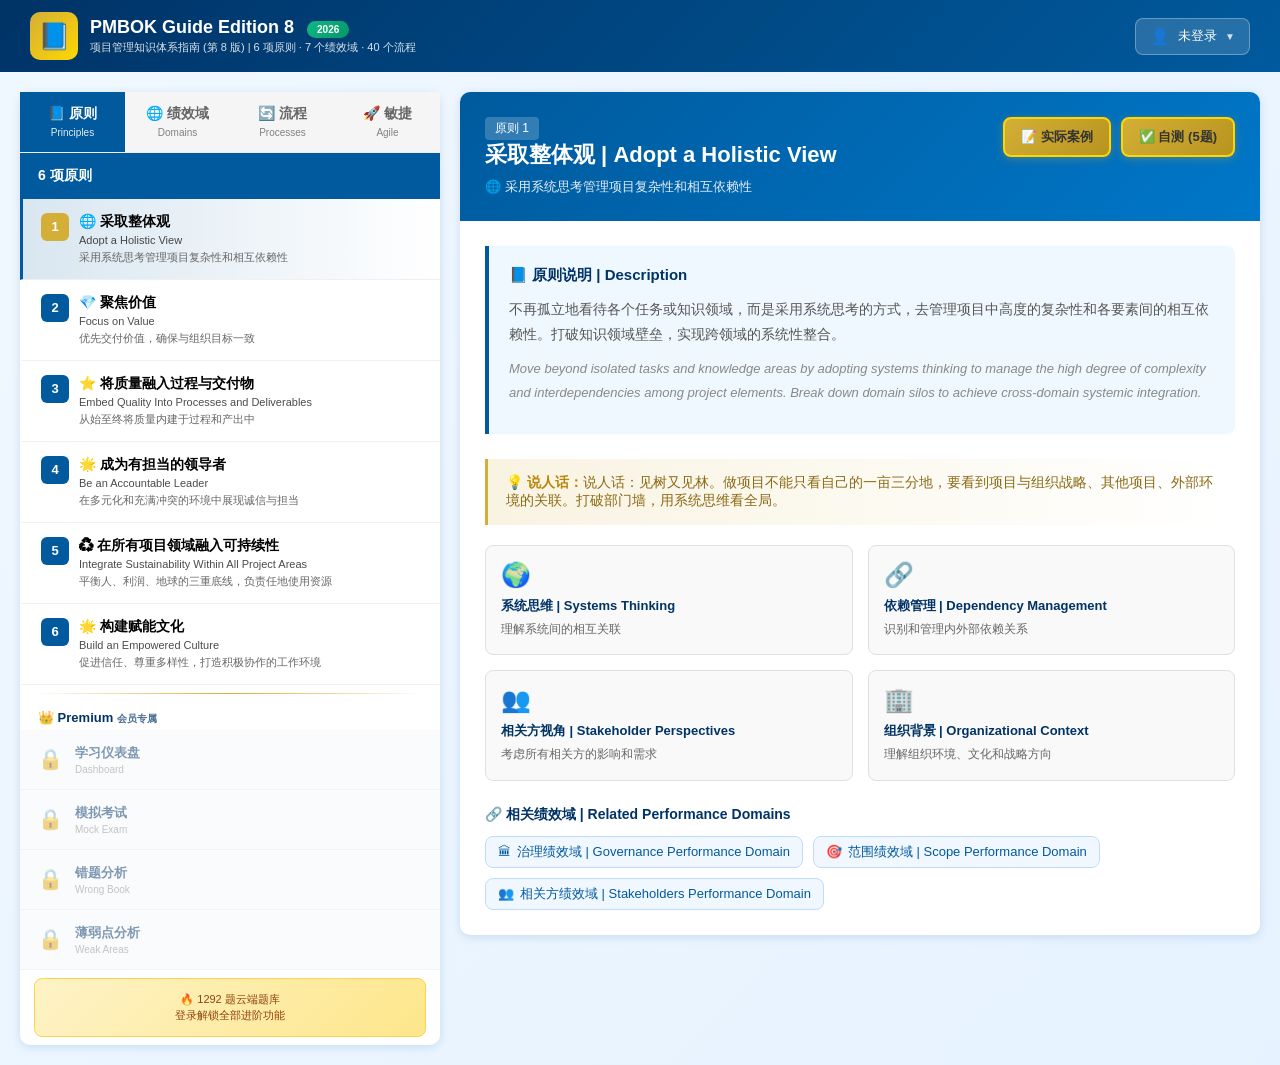
<file: index.html>
<!DOCTYPE html>
<html lang="zh-CN">
<head>
    <meta charset="UTF-8">
    <meta name="viewport" content="width=device-width, initial-scale=1.0">
    <title>PMBOK Guide Edition 8 - 项目管理指南 (第 8 版)</title>
    <link rel="stylesheet" href="./css/variables.css">
    <link rel="stylesheet" href="./css/main.css">
    <link rel="stylesheet" href="./css/components.css">
    <link rel="stylesheet" href="./css/premium.css">
    <link rel="stylesheet" href="./css/quiz.css">
</head>
<body>
    <header class="header">
        <div class="logo">
            <div class="logo-icon">📘</div>
            <div>
                <h1>PMBOK Guide Edition 8 <span class="edition-badge">2026</span></h1>
                <div class="logo-sub">项目管理知识体系指南 (第 8 版) | 6 项原则 · 7 个绩效域 · 40 个流程</div>
            </div>
        </div>
        <div class="account-menu">
            <button class="account-btn" id="accountBtn">
                <span class="account-icon">👤</span>
                <span class="account-text">免费用户</span>
                <span class="account-arrow">▼</span>
            </button>
            <div class="account-dropdown" id="accountDropdown"></div>
        </div>
    </header>

    <div class="main-container">
        <aside class="sidebar">
            <div class="view-tabs">
                <button class="view-tab active" data-view="principles">📘 原则<br><span class="tab-en">Principles</span></button>
                <button class="view-tab" data-view="domains">🌐 绩效域<br><span class="tab-en">Domains</span></button>
                <button class="view-tab" data-view="processes">🔄 流程<br><span class="tab-en">Processes</span></button>
                <button class="view-tab" data-view="agile">🚀 敏捷<br><span class="tab-en">Agile</span></button>
            </div>
            <div class="sidebar-content" id="sidebarContent"></div>
        </aside>

        <main class="content-area">
            <section class="overview-section" id="overviewSection"></section>
            <section class="detail-section" id="detailSection" style="display:none"></section>
        </main>
    </div>

    <!-- 实际案例弹窗 -->
    <div class="modal-overlay" id="caseModal">
        <div class="modal-content">
            <div class="modal-header">
                <h3>📝 实际案例 | Real-world Example</h3>
                <button class="modal-close" onclick="closeCaseModal()">×</button>
            </div>
            <div class="modal-body" id="caseModalContent"></div>
        </div>
    </div>

    <!-- 自测弹窗 -->
    <div class="modal-overlay" id="quizModal">
        <div class="modal-content">
            <div class="modal-header">
                <h3 id="quizModalTitle">自测 | Self-test</h3>
                <button class="modal-close" onclick="closeQuizModal()">×</button>
            </div>
            <div class="modal-body" id="quizModalContent"></div>
        </div>
    </div>

    <!-- 案例库弹窗 -->
    <div class="modal-overlay" id="caseOverlay">
        <div class="modal-content wide">
            <div class="modal-header" style="background:linear-gradient(135deg,#8b5cf6,#7c3aed)">
                <h3>📚 案例分析库 | Case Study Library</h3>
                <button class="modal-close" onclick="closeCaseLibrary()">×</button>
            </div>
            <div class="modal-body" id="caseOverlayBody"></div>
        </div>
    </div>

    <!-- 模拟考试 Modal (全屏风格) -->
    <div class="modal-overlay" id="examModalOverlay" style="display:none">
        <div class="modal-content" style="max-width:1200px;width:95vw;height:90vh">
            <div class="modal-header" style="background:linear-gradient(135deg,#dc2626,#b91c1c);display:flex;justify-content:space-between;align-items:center">
                <div>
                    <h3 id="examModalTitle">📝 模拟考试 | Mock Exam</h3>
                    <p style="font-size:12px;opacity:0.9;margin-top:4px">180 题 · 230 分钟 · PMP 全真模拟</p>
                </div>
                <div style="display:flex;align-items:center;gap:20px">
                    <div style="text-align:center">
                        <div style="font-size:24px;font-weight:700;color:#fff" id="examTimer">230:00</div>
                        <div style="font-size:11px;opacity:0.8">剩余时间</div>
                    </div>
                    <button class="modal-close" onclick="window.closeExamModal()" style="width:36px;height:36px">×</button>
                </div>
            </div>
            <div class="modal-body" style="padding:0;display:flex;height:calc(90vh - 80px)">
                <div style="width:280px;background:#f5f5f5;border-right:1px solid #e0e0e0;overflow-y:auto;padding:15px">
                    <div style="margin-bottom:15px">
                        <button onclick="window.startPMPExam()" id="startExamBtn" style="width:100%;padding:12px;background:#22c55e;color:#fff;border:none;border-radius:8px;font-size:14px;font-weight:600;cursor:pointer">🚀 开始考试</button>
                        <button onclick="window.submitPMPExam()" id="submitExamBtn" style="width:100%;padding:12px;background:#dc2626;color:#fff;border:none;border-radius:8px;font-size:14px;font-weight:600;cursor:pointer;display:none">📤 交卷</button>
                    </div>
                    <div style="display:grid;grid-template-columns:repeat(5,1fr);gap:4px" id="examQuestionNav"></div>
                    <div style="margin-top:15px;padding-top:15px;border-top:1px solid #e0e0e0">
                        <div style="display:flex;gap:10px;flex-wrap:wrap;font-size:11px">
                            <span style="display:flex;align-items:center;gap:4px"><span style="width:12px;height:12px;background:#3b82f6;border-radius:2px"></span>当前</span>
                            <span style="display:flex;align-items:center;gap:4px"><span style="width:12px;height:12px;background:#e5e7eb;border:1px solid #d1d5db;border-radius:2px"></span>未答</span>
                            <span style="display:flex;align-items:center;gap:4px"><span style="width:12px;height:12px;background:#3b82f6;border-radius:2px"></span>已答</span>
                            <span style="display:flex;align-items:center;gap:4px"><span style="width:12px;height:12px;background:#fbbf24;border-radius:2px"></span>标记</span>
                        </div>
                    </div>
                </div>
                <div style="flex:1;overflow-y:auto;padding:20px" id="examQuestionArea">
                    <div style="text-align:center;padding:60px 20px">
                        <div style="font-size:48px;margin-bottom:20px">📝</div>
                        <h3 style="color:var(--pmi-dark);margin-bottom:10px">PMP 全真模拟考试</h3>
                        <p style="color:#666;margin-bottom:20px">共 180 题，考试时间 230 分钟</p>
                        <ul style="text-align:left;max-width:500px;margin:0 auto;color:#555;line-height:2">
                            <li>✅ 涵盖项目管理所有知识领域</li>
                            <li>✅ 包含情境题、计算题、概念题</li>
                            <li>✅ 答题后可查看详细解析</li>
                            <li>✅ 自动计算分数和能力分析</li>
                        </ul>
                        <button onclick="window.startPMPExam()" style="margin-top:30px;padding:15px 40px;background:linear-gradient(135deg,#22c55e,#16a34a);color:#fff;border:none;border-radius:10px;font-size:16px;font-weight:600;cursor:pointer;box-shadow:0 4px 15px rgba(34,197,94,0.3)">🚀 开始考试</button>
                    </div>
                </div>
                <div style="width:250px;background:#fafafa;border-left:1px solid #e0e0e0;padding:15px;overflow-y:auto">
                    <h4 style="font-size:14px;margin-bottom:10px;color:var(--pmi-dark)">📌 标记题目</h4>
                    <div id="examMarkedList" style="font-size:13px;color:#666"><p style="font-size:12px;color:#999">暂无标记题目</p></div>
                </div>
            </div>
        </div>
    </div>

    <script src="./js/lib/supabase.min.js"></script>
    <script type="module" src="./js/app.js"></script>
</body>
</html>
</file>
<file: css/variables.css>
/* PMBOK Edition 8 - CSS Variables */
:root {
    --pmi-blue: #005A9D;
    --pmi-dark: #003366;
    --pmi-light: #0077C8;
    --pmi-gold: #D4AF37;
    --pmi-green: #10b981;
    --pmi-bg: #F0F8FF;
    --white: #fff;
    --success: #10b981;
    --danger: #ef4444;
    --warning: #f59e0b;
    --info: #3b82f6;
    --text-primary: #1f2937;
    --text-secondary: #6b7280;
    --text-muted: #9ca3af;
    --border: #e5e7eb;
    --radius: 8px;
    --radius-lg: 12px;
    --shadow: 0 2px 10px rgba(0, 90, 157, 0.15);
    --shadow-lg: 0 8px 25px rgba(0, 0, 0, 0.12);
    --transition: all 0.25s ease;
}
</file>
<file: css/main.css>
/* PMBOK Edition 8 - Main Layout Styles */
* { margin: 0; padding: 0; box-sizing: border-box; }

body {
    font-family: 'Microsoft YaHei', 'Segoe UI', Arial, sans-serif;
    background: linear-gradient(135deg, var(--pmi-bg) 0%, #E6F2FF 100%);
    min-height: 100vh;
}

/* Header */
.header {
    background: linear-gradient(135deg, var(--pmi-dark), var(--pmi-blue));
    color: var(--white);
    padding: 12px 30px;
    display: flex;
    justify-content: space-between;
    align-items: center;
}

.logo { display: flex; align-items: center; gap: 12px; }

.logo-icon {
    width: 48px; height: 48px;
    background: linear-gradient(135deg, var(--pmi-gold), #FFD700);
    border-radius: 10px;
    display: flex; align-items: center; justify-content: center;
    font-size: 26px;
}

.logo h1 { font-size: 18px; }
.logo-sub { font-size: 11px; opacity: 0.85; margin-top: 2px; }

.edition-badge {
    background: linear-gradient(135deg, var(--pmi-green), #059669);
    padding: 3px 10px;
    border-radius: 20px;
    font-size: 10px;
    font-weight: 600;
    margin-left: 8px;
}

/* Account Menu */
.account-menu { position: relative; }
.account-btn {
    display: flex; align-items: center; gap: 8px;
    padding: 8px 14px;
    background: rgba(255,255,255,0.15);
    border: 1px solid rgba(255,255,255,0.3);
    border-radius: 8px; cursor: pointer;
    color: var(--white); font-size: 13px;
    transition: var(--transition);
}
.account-btn:hover { background: rgba(255,255,255,0.25); }
.account-icon { font-size: 16px; }
.account-arrow { font-size: 10px; opacity: 0.8; }

.account-dropdown {
    position: absolute; top: 100%; right: 0;
    background: var(--white); border-radius: var(--radius-lg);
    box-shadow: var(--shadow-lg); min-width: 240px;
    padding: 8px; display: none; z-index: 1000; margin-top: 8px;
}
.account-dropdown.show { display: block; }

.dropdown-item {
    display: flex; align-items: center; gap: 10px;
    padding: 10px 12px; border-radius: var(--radius);
    cursor: pointer; font-size: 13px; color: #333;
    transition: var(--transition);
}
.dropdown-item:hover { background: #f5f5f5; }
.item-icon { font-size: 16px; }
.item-text { flex: 1; }
.item-badge {
    background: linear-gradient(135deg, var(--pmi-gold), #FFD700);
    color: #333; padding: 2px 8px;
    border-radius: 10px; font-size: 10px; font-weight: 600;
}
.item-tag {
    padding: 2px 8px; border-radius: 10px;
    font-size: 10px; font-weight: 600;
}
.item-tag.premium {
    background: linear-gradient(135deg, var(--pmi-gold), #FFD700);
    color: #333;
}
.dropdown-divider { height: 1px; background: #eee; margin: 6px 0; }

/* Main Container */
.main-container {
    max-width: 1550px; margin: 0 auto; padding: 20px;
    display: grid; grid-template-columns: 420px 1fr;
    gap: 20px; align-items: start;
}

/* Sidebar */
.sidebar {
    background: var(--white); border-radius: 10px;
    box-shadow: var(--shadow); overflow: visible;
    display: flex; flex-direction: column;
}

.sidebar-header {
    background: var(--pmi-blue); color: var(--white);
    padding: 14px 18px; font-weight: 600; font-size: 14px;
    flex-shrink: 0;
}

.sidebar-content { flex: 1; overflow-y: auto; display: flex; flex-direction: column; }

/* View Tabs */
.view-tabs {
    display: flex; border-bottom: 1px solid #eee; flex-shrink: 0;
}
.view-tab {
    flex: 1 1 25%; padding: 12px 8px;
    text-align: center; cursor: pointer;
    background: #f5f5f5; border: none;
    font-size: 14px; font-weight: 600; color: #666;
    transition: var(--transition); line-height: 1.4;
}
.tab-en { display: block; font-size: 10px; font-weight: normal; opacity: 0.8; margin-top: 2px; }
.view-tab.active { background: var(--pmi-blue); color: var(--white); }
.view-tab.active .tab-en { opacity: 0.9; }
.view-tab:hover:not(.active) { background: #e8e8e8; }

/* Content List */
.content-list { flex: 1; overflow-y: auto; min-height: 0; }

.content-item {
    padding: 14px 18px; cursor: pointer;
    border-left: 3px solid transparent;
    border-bottom: 1px solid #f0f0f0;
    transition: var(--transition);
    display: flex; align-items: flex-start;
}
.content-item:hover {
    background: var(--pmi-bg);
    border-left-color: var(--pmi-light);
}
.content-item.active {
    background: linear-gradient(90deg, rgba(0,90,157,0.15), transparent);
    border-left-color: var(--pmi-blue);
}

.content-number {
    display: inline-block; width: 28px; height: 28px;
    background: var(--pmi-blue); color: var(--white);
    border-radius: 6px; text-align: center;
    line-height: 28px; font-size: 13px;
    margin-right: 10px; font-weight: 600; flex-shrink: 0;
}
.content-item.active .content-number { background: var(--pmi-gold); }

.content-title-cn { font-weight: 600; font-size: 14px; margin-bottom: 3px; }
.content-title-en { font-size: 11px; opacity: 0.7; font-weight: normal; }
.content-desc { font-size: 11px; color: #666; margin-top: 4px; }

/* Content Area */
.content-area { display: flex; flex-direction: column; gap: 15px; }

/* Overview Section */
.overview-section {
    background: var(--white); border-radius: 10px;
    padding: 25px; box-shadow: var(--shadow);
}
.overview-title { font-size: 18px; font-weight: 600; color: var(--pmi-dark); margin-bottom: 10px; }
.overview-sub { font-size: 13px; opacity: 0.7; margin-bottom: 20px; }

/* Domain Map */
.domain-map { display: grid; grid-template-columns: repeat(3, 1fr); gap: 15px; margin-top: 20px; }
.domain-map.processes-map { grid-template-columns: repeat(5, 1fr); }
.domain-map.agile-map { grid-template-columns: repeat(4, 1fr); }

.domain-card {
    background: linear-gradient(135deg, var(--pmi-bg), #E6F2FF);
    border: 2px solid var(--pmi-light); border-radius: 10px;
    padding: 18px; text-align: center; cursor: pointer;
    transition: var(--transition);
}
.domain-card:hover {
    transform: translateY(-5px);
    box-shadow: 0 8px 20px rgba(0,90,157,0.2);
}
.domain-card.active {
    background: linear-gradient(135deg, var(--pmi-blue), var(--pmi-light));
    color: var(--white); border-color: var(--pmi-gold);
}

.domain-icon { font-size: 32px; margin-bottom: 10px; }
.domain-name-cn { font-weight: 600; font-size: 14px; margin-bottom: 5px; }
.domain-name-en { font-size: 11px; opacity: 0.8; }

/* Process card compact */
.domain-card.process-card { padding: 12px 8px; }
.domain-card.process-card .domain-icon { font-size: 24px; margin-bottom: 6px; }
.domain-card.process-card .domain-name-cn { font-size: 12px; }

/* Detail Section */
.detail-section {
    background: var(--white); border-radius: 10px;
    box-shadow: var(--shadow); overflow: hidden; min-height: 500px;
}

.detail-header {
    background: linear-gradient(135deg, var(--pmi-blue), var(--pmi-light));
    color: var(--white); padding: 25px;
    display: flex; justify-content: space-between;
    align-items: flex-start; gap: 20px;
}
.detail-header h2 { font-size: 22px; margin-bottom: 8px; }
.detail-number {
    display: inline-block;
    background: rgba(255,255,255,0.2);
    padding: 3px 10px; border-radius: 4px;
    font-size: 12px; margin-right: 10px;
}
.detail-meta { font-size: 13px; opacity: 0.9; margin-top: 5px; }
.detail-header-actions { display: flex; gap: 10px; flex-shrink: 0; flex-wrap: wrap; }

.detail-header-btn {
    background: linear-gradient(135deg, var(--pmi-gold), #B8941F);
    color: #333; border: 2px solid #FFD700;
    padding: 9px 16px; border-radius: var(--radius);
    cursor: pointer; font-size: 13px; font-weight: 600;
    transition: var(--transition); white-space: nowrap;
    box-shadow: 0 2px 8px rgba(212,175,55,0.3);
}
.detail-header-btn:hover {
    background: linear-gradient(135deg, #FFD700, var(--pmi-gold));
    border-color: #FFF; transform: translateY(-2px);
    box-shadow: 0 4px 12px rgba(212,175,55,0.5);
}
.detail-header-btn.secondary {
    background: rgba(255,255,255,0.15);
    border: 1px solid rgba(255,255,255,0.4);
    color: var(--white);
    box-shadow: none;
}
.detail-header-btn.secondary:hover {
    background: rgba(255,255,255,0.25);
}

.detail-body { padding: 25px; }

/* Principle Card */
.principle-card {
    background: var(--pmi-bg);
    border-left: 4px solid var(--pmi-blue);
    padding: 20px; border-radius: 0 8px 8px 0;
    margin-bottom: 25px;
}
.principle-card h4 {
    font-size: 15px; color: var(--pmi-dark);
    margin-bottom: 12px;
    display: flex; align-items: center; gap: 8px;
}
.principle-card p { font-size: 14px; color: #555; line-height: 1.8; margin-bottom: 10px; }
.principle-card p.en { font-size: 13px; color: #888; font-style: italic; }

/* Simple Explain */
.simple-explain {
    background: linear-gradient(90deg, rgba(212,175,55,0.15), transparent);
    border-left: 3px solid var(--pmi-gold);
    padding: 15px 18px; border-radius: 0 6px 6px 0;
    font-size: 14px; color: #8B6914; margin-top: 15px;
}
.simple-explain strong { color: #B8860B; }

/* Key Aspects */
.key-aspects { display: grid; grid-template-columns: 1fr 1fr; gap: 15px; margin-top: 20px; }

.aspect-item {
    background: #f9f9f9; border: 1px solid #e0e0e0;
    border-radius: var(--radius); padding: 15px;
}
.aspect-icon { font-size: 24px; margin-bottom: 8px; }
.aspect-title { font-weight: 600; color: var(--pmi-dark); margin-bottom: 5px; font-size: 13px; }
.aspect-desc { font-size: 12px; color: #666; line-height: 1.6; }

/* Welcome State */
.welcome-state { text-align: center; padding: 60px 20px; }
.welcome-icon { font-size: 80px; margin-bottom: 20px; }
.welcome-title { font-size: 26px; color: var(--pmi-dark); margin-bottom: 15px; }
.welcome-desc { font-size: 15px; color: #666; line-height: 2; max-width: 700px; margin: 0 auto; }

.welcome-features {
    display: flex; justify-content: center;
    gap: 25px; margin-top: 40px; flex-wrap: wrap;
}
.feature-item {
    text-align: center; padding: 20px;
    background: var(--pmi-bg); border-radius: 10px; min-width: 150px;
}
.feature-icon { font-size: 40px; margin-bottom: 10px; }
.feature-title { font-weight: 600; color: var(--pmi-dark); margin-bottom: 5px; }
.feature-desc { font-size: 12px; color: #888; }

/* Scrollbar */
::-webkit-scrollbar { width: 10px; height: 8px; }
::-webkit-scrollbar-track { background: #f1f1f1; border-radius: 5px; }
::-webkit-scrollbar-thumb { background: var(--pmi-light); border-radius: 5px; }
::-webkit-scrollbar-thumb:hover { background: var(--pmi-blue); }

/* ============ Premium Nav in Sidebar (PMBOK7 style) ============ */
.premium-nav-section { padding: 0; }
.premium-nav-divider { height: 1px; background: linear-gradient(90deg, transparent, var(--pmi-gold), transparent); margin: 8px 15px; }
.premium-nav-title { padding: 8px 18px 4px; font-size: 13px; font-weight: 700; color: #8B6914; }
.premium-nav-item {
    display: flex; align-items: center; gap: 12px;
    padding: 12px 18px; background: transparent;
    border: none; border-bottom: 1px solid #f3f4f6;
    cursor: pointer; transition: var(--transition);
    text-align: left; width: 100%; position: relative;
}
.premium-nav-item:hover { background: #fef9e7; }
.premium-nav-item.locked { opacity: 0.5; pointer-events: none; cursor: default; }
.premium-nav-icon { font-size: 18px; flex-shrink: 0; }
.premium-nav-text { display: flex; flex-direction: column; gap: 1px; }
.premium-nav-label { font-weight: 600; font-size: 13px; color: var(--pmi-dark); }
.premium-nav-en { font-size: 10px; color: #888; }
.premium-nav-badge {
    position: absolute; right: 14px; top: 50%; transform: translateY(-50%);
    background: linear-gradient(135deg, var(--pmi-gold), #FFD700);
    color: #333; padding: 2px 8px; border-radius: 10px; font-size: 10px; font-weight: 600;
}
.premium-nav-ad {
    margin: 8px 14px; padding: 12px 14px;
    background: linear-gradient(135deg, #fef3c7, #fde68a);
    border-radius: 8px; border: 1px solid #fcd34d;
    font-size: 11px; color: #92400e; line-height: 1.5; text-align: center;
}
</file>
<file: css/components.css>
/* PMBOK Edition 8 - Component Styles */

/* Modal Overlay */
.modal-overlay {
    display: none; position: fixed;
    top: 0; left: 0; right: 0; bottom: 0;
    background: rgba(0,0,0,0.6); z-index: 1000;
    justify-content: center; align-items: center;
    backdrop-filter: blur(3px);
}
.modal-overlay.active { display: flex !important; }

.modal-content {
    background: var(--white); border-radius: var(--radius-lg);
    max-width: 900px; max-height: 85vh;
    overflow-y: auto; width: 90%;
    box-shadow: 0 20px 60px rgba(0,0,0,0.3);
    position: relative;
}
.modal-content.wide { max-width: 1200px; }

.modal-header {
    background: linear-gradient(135deg, var(--pmi-dark), var(--pmi-blue));
    color: var(--white); padding: 16px 24px;
    display: flex; justify-content: space-between;
    align-items: center; border-radius: var(--radius-lg) var(--radius-lg) 0 0;
}
.modal-header h3 { font-size: 17px; font-weight: 600; }

.modal-close {
    background: none; border: none;
    color: var(--white); font-size: 28px;
    cursor: pointer; opacity: 0.8;
    transition: opacity 0.2s;
    width: 36px; height: 36px;
    display: flex; align-items: center; justify-content: center;
    border-radius: 50%;
}
.modal-close:hover { opacity: 1; background: rgba(255,255,255,0.1); }

.modal-body { padding: 30px; }

/* Case Study Cards */
.case-card {
    background: #f8f9fa; padding: 20px;
    border-radius: var(--radius-lg); border: 1px solid #e9ecef;
    cursor: pointer; transition: var(--transition);
}
.case-card:hover { box-shadow: var(--shadow-lg); }

.case-header {
    display: flex; justify-content: space-between;
    align-items: start; margin-bottom: 12px;
}

.industry-tag {
    font-size: 11px; padding: 4px 10px;
    background: #e0e7ff; color: #3730a3;
    border-radius: 20px;
}

.tech-tag {
    font-size: 11px; padding: 4px 10px;
    background: #f3f4f6; color: #6b7280;
    border-radius: 20px;
}

.difficulty-tag {
    font-size: 11px; padding: 4px 10px; border-radius: 20px; font-weight: 600;
}
.difficulty-tag.easy { background: #d1fae5; color: #059669; }
.difficulty-tag.medium { background: #fef3c7; color: #b45309; }
.difficulty-tag.hard { background: #fee2e2; color: #dc2626; }

/* Filter Buttons */
.filter-btn {
    padding: 8px 16px; border-radius: 20px;
    cursor: pointer; font-size: 13px; border: none;
    transition: var(--transition);
}
.filter-btn.active { background: #8b5cf6; color: white; }
.filter-btn:not(.active) { background: #f3f4f6; color: #374151; }
.filter-btn:not(.active):hover { background: #e5e7eb; }

/* Case Detail Sections */
.case-section {
    padding: 20px; border-radius: var(--radius-lg);
    border: 1px solid; margin-bottom: 15px;
}
.case-section.challenge { background: #fef2f2; border-color: #fecaca; }
.case-section.challenge h3 { color: #dc2626; }
.case-section.challenge p { color: #7f1d1d; }
.case-section.solution { background: #f0fdf4; border-color: #bbf7d0; }
.case-section.solution h3 { color: #16a34a; }
.case-section.solution p { color: #14532d; }
.case-section.result { background: #eff6ff; border-color: #bfdbfe; }
.case-section.result h3 { color: #2563eb; }
.case-section.result p { color: #1e3a8a; }

/* Premium Section */
.premium-section .sidebar-section-header { background: var(--pmi-blue); }
.premium-section .sidebar-section-header:hover { background: var(--pmi-dark); }

.premium-nav-list { display: flex; flex-direction: column; }
.premium-nav-item {
    display: flex; align-items: center; gap: 12px;
    padding: 14px 18px; background: #f5f9fc;
    border: none; border-bottom: 1px solid #e0e8f0;
    cursor: pointer; transition: var(--transition);
    text-align: left; width: 100%;
}
.premium-nav-item:hover { background: #e8f4fc; }
.premium-nav-icon { font-size: 20px; }
.premium-nav-text { display: flex; flex-direction: column; gap: 2px; }
.premium-nav-title { font-weight: 600; font-size: 13px; color: var(--pmi-dark); }
.premium-nav-subtitle { font-size: 11px; color: #666; }

/* Premium Features Home */
.premium-features-home {
    display: grid; grid-template-columns: repeat(4, 1fr);
    gap: 15px; margin: 30px auto; max-width: 900px;
}
.premium-feature-card {
    background: linear-gradient(135deg, #FFF8E7, #FFE8A3);
    border: 2px solid var(--pmi-gold); border-radius: var(--radius-lg);
    padding: 20px 15px; cursor: pointer;
    transition: var(--transition); position: relative;
}
.premium-feature-card:hover {
    transform: translateY(-4px);
    box-shadow: 0 8px 25px rgba(212,175,55,0.3);
}
.card-icon { font-size: 36px; margin-bottom: 8px; text-align: center; }
.card-badge {
    position: absolute; top: 10px; right: 10px;
    background: linear-gradient(135deg, var(--pmi-gold), #FFD700);
    color: #333; padding: 2px 8px;
    border-radius: 10px; font-size: 10px; font-weight: 600;
}
.card-title { font-weight: 600; color: #8B6914; margin-bottom: 8px; font-size: 14px; text-align: center; }
.card-desc { font-size: 11px; color: #666; line-height: 1.5; text-align: center; }

/* Focus area header in sidebar */

/* Cross-reference links */
.cross-ref-link {
    display: inline-flex; align-items: center; gap: 6px;
    padding: 6px 12px; background: #f0f7ff;
    border-radius: var(--radius); text-decoration: none;
    color: var(--pmi-blue); border: 1px solid #bfdbfe;
    transition: var(--transition); font-size: 13px;
}
.cross-ref-link:hover { background: #e0f2fe; }
.cross-ref-heading { font-size: 14px; color: var(--pmi-dark); margin: 25px 0 12px; font-weight: 600; }

/* ITTO Clickable Items */
.itto-list { padding-left: 0; list-style: none; margin-top: 8px; }
.itto-item {
    padding: 5px 0; font-size: 12px; line-height: 1.7;
    cursor: pointer; color: var(--pmi-blue);
    transition: var(--transition);
    display: flex; align-items: flex-start; gap: 4px;
}
.itto-item:hover { color: var(--pmi-dark); text-decoration: underline; padding-left: 4px; }

/* ITTO Definition Card */
.itto-def-card {
    background: #f8fafc; padding: 20px; border-radius: var(--radius-lg);
    margin-bottom: 20px;
}

/* ITTO Chain Section */
.itto-chain-section {
    background: #fff; border: 1px solid var(--border);
    border-radius: var(--radius); padding: 16px; margin-bottom: 12px;
}
.itto-chain-section h4 {
    font-size: 14px; color: var(--pmi-dark); margin-bottom: 12px;
    display: flex; align-items: center; gap: 6px;
}

/* ITTO Process Tags */
.itto-chain-list {
    display: flex; flex-wrap: wrap; gap: 6px;
}
.itto-process-tag {
    display: inline-block; padding: 4px 10px;
    background: #f9fafb; border: 1px solid #d1d5db;
    border-left: 3px solid #666; border-radius: 4px;
    font-size: 11px; cursor: pointer;
    transition: var(--transition); white-space: nowrap;
}
.itto-process-tag:hover {
    background: var(--pmi-bg); transform: translateY(-1px);
    box-shadow: 0 2px 6px rgba(0,0,0,0.1);
}
.itto-process-tag small { color: #999; font-weight: normal; }

/* ITTO Focus Area Group */
.itto-fa-group { margin-bottom: 10px; }
.itto-fa-header {
    display: inline-block; padding: 4px 10px;
    color: #fff; border-radius: 4px;
    font-size: 11px; font-weight: 600; margin-bottom: 6px;
}
.itto-fa-header small { opacity: 0.85; font-weight: normal; }

/* ITTO Flow Chain — Conveyor Belt Animation */
@keyframes conveyorBelt { 0% { background-position: 0 0; } 100% { background-position: 20px 0; } }
@keyframes spinGear { 0% { transform: rotate(0deg); } 100% { transform: rotate(360deg); } }
@keyframes pulseGlow { 0%,100% { box-shadow: 0 0 4px rgba(100,116,139,.08); } 50% { box-shadow: 0 0 10px rgba(100,116,139,.18); } }
@keyframes flowDot { 0% { opacity:0.3; transform:translateX(-8px); } 50% { opacity:1; transform:translateX(0); } 100% { opacity:0.3; transform:translateX(8px); } }

.itto-flow-chain-v2 { display:flex;align-items:flex-start;flex-wrap:wrap;gap:0;padding:20px 8px;justify-content:center; }

/* Process = workshop machine with conveyor animation */
.flow-step {
    display:flex;flex-direction:column;align-items:center;gap:5px;
    padding:14px 16px 18px;background:#f8fafc;
    border:none;border-radius:8px;cursor:pointer;
    transition:all .25s;min-width:95px;text-align:center;
    position:relative;overflow:hidden;
    animation: pulseGlow 3s ease-in-out infinite;
    box-shadow: 0 1px 4px rgba(0,0,0,.06);
}
.flow-step::after {
    content:'';position:absolute;bottom:0;left:0;right:0;height:3px;
    background:repeating-linear-gradient(90deg, #94a3b8 0px, #94a3b8 6px, #e2e8f0 6px, #e2e8f0 12px);
    background-size:20px 3px;
    animation: conveyorBelt .8s linear infinite;
}
.flow-step:hover { background:#f1f5f9;transform:translateY(-3px);box-shadow:0 4px 16px rgba(0,0,0,.1); }
.flow-step:hover::after { background:repeating-linear-gradient(90deg,#64748b 0px,#64748b 6px,#cbd5e1 6px,#cbd5e1 12px);background-size:20px 3px; }
.flow-step-icon { font-size:20px; animation: spinGear 4s linear infinite; display:inline-block; }
.flow-step:hover .flow-step-icon { animation-duration: 1.5s; }
.flow-step-label { font-size:11px;color:#475569;font-weight:600;line-height:1.3; }
.flow-step-tag { font-size:9px;color:#94a3b8;text-transform:uppercase;letter-spacing:.5px;font-weight:500; }
.flow-step.more { animation:none; background:#f8fafc;border:1px dashed #d1d5db;color:#94a3b8;cursor:default;font-size:11px;padding:16px 12px; }
.flow-step.more::after { display:none; }

/* Animated flow connector */
.flow-connector { display:flex;flex-direction:column;align-items:center;justify-content:center;padding:0 8px;min-width:50px;gap:4px; }
.flow-arrow-text { font-size:9px;color:#94a3b8;font-weight:600;text-transform:uppercase; }
.flow-connector-icon { font-size:20px;line-height:1;position:relative;display:inline-block; }
/* Packaging animation — box drops down */
@keyframes packDrop { 0% { opacity:1;transform:translateY(-6px) scale(.6); } 60% { opacity:.8;transform:translateY(2px) scale(1.1); } 100% { opacity:0;transform:translateY(4px) scale(.4); } }
.pack-drop { position:absolute;left:50%;top:-2px;width:8px;height:8px;background:#f59e0b;border-radius:2px;margin-left:-4px;animation:packDrop 1s ease-in infinite; }
/* Unpack animation — lid flips open */
@keyframes unpackLid { 0% { transform:rotate(0deg) translateY(0);opacity:1; } 50% { transform:rotate(-30deg) translateY(-6px);opacity:.8; } 100% { transform:rotate(-50deg) translateY(-10px);opacity:0; } }
.unpack-lid { position:absolute;left:50%;top:0;width:10px;height:3px;background:#3b82f6;border-radius:1px;margin-left:-5px;transform-origin:left center;animation:unpackLid 1.2s ease-out infinite; }

/* === 3-Column Data Flow Chain === */
.itto-flow-grid-3col { display:grid; grid-template-columns:1fr auto 1fr; gap:0; align-items:start; }
.flow-col { background:#f8fafc; border-radius:10px; padding:0; overflow:hidden; border:1px solid #e5e7eb; }
.flow-col-header { background:linear-gradient(180deg,#f1f5f9,#e8ecf1); padding:10px 14px; font-size:13px; font-weight:700; color:#1f2937; border-bottom:1px solid #e5e7eb; }
.flow-col-header small { font-weight:400; color:#94a3b8; font-size:11px; }
.flow-col-empty { padding:20px; text-align:center; color:#cbd5e1; font-size:13px; }
.flow-fa-mini { padding:8px 12px; border-bottom:1px solid #f1f5f9; }
.flow-fa-mini:last-child { border-bottom:none; }
.flow-process-link { font-size:12px; color:#3b82f6; padding:5px 8px; margin:3px 0; border-radius:6px; cursor:pointer; transition:all 0.15s; line-height:1.5; display:flex; align-items:center; }
.flow-process-link:hover { background:#eff6ff; color:#1d4ed8; transform:translateX(2px); }
.flow-process-link small { color:#94a3b8; font-style:italic; font-size:10px; margin-left:4px; white-space:nowrap; }
.flow-proc-num { flex-shrink:0; }

/* Center processor column */
.flow-col-center { display:flex; flex-direction:column; align-items:center; justify-content:center; min-width:200px; max-width:280px; padding:20px 12px; gap:6px; position:relative; }
.flow-product-card { background:#fff; border:3px solid #e2e8f0; border-radius:14px; padding:24px 18px; text-align:center; width:100%; box-shadow:0 4px 16px rgba(0,0,0,0.06); position:relative; z-index:1; }
.flow-product-card.output-card { border-color:#10b981; }
.flow-product-card.input-card { border-color:#3b82f6; }
.flow-anim-icon { font-size:36px; margin-bottom:8px; position:relative; display:inline-block; line-height:1; }
.flow-product-name-full { font-size:14px; font-weight:700; color:#1f2937; margin-bottom:4px; word-break:break-word; }
.flow-product-en { font-size:12px; color:#3b82f6; margin-bottom:8px; word-break:break-word; font-style:italic; }
.flow-product-badge { display:inline-block; padding:4px 14px; border-radius:20px; font-size:11px; font-weight:600; background:#f0fdf4; color:#059669; }
.input-card .flow-product-badge { background:#eff6ff; color:#3b82f6; }

/* Animated flow arrows */
.flow-arrow-left, .flow-arrow-right { position:relative; width:100%; height:20px; display:flex; align-items:center; justify-content:center; overflow:hidden; }
.flow-arrow-left::before, .flow-arrow-right::before {
    content:''; position:absolute; top:50%; left:0; right:0; height:2px;
    background:repeating-linear-gradient(90deg, #cbd5e1 0, #cbd5e1 6px, transparent 6px, transparent 10px);
    animation:conveyorBelt 0.6s linear infinite;
}
.flow-arrow-left::after { content:'▶'; position:absolute; right:0; top:50%; transform:translateY(-50%); font-size:10px; color:#94a3b8; }
.flow-arrow-right::after { content:'▶'; position:absolute; right:0; top:50%; transform:translateY(-50%); font-size:10px; color:#94a3b8; }
.flow-dot-anim { position:absolute; width:6px; height:6px; background:#3b82f6; border-radius:50%; top:50%; transform:translateY(-50%); animation:flowDot 1.2s ease-in-out infinite; }

/* Processor gear animation */
@keyframes processorPulse { 0%,100% { box-shadow:0 4px 16px rgba(0,0,0,0.06); } 50% { box-shadow:0 4px 24px rgba(59,130,246,0.2); } }
.flow-product-card { animation:processorPulse 3s ease-in-out infinite; }
.output-card { animation:processorPulse 3s ease-in-out infinite; animation-delay:0s; }
.input-card { animation-name:processorPulseInput; animation-delay:1.5s; }
@keyframes processorPulseInput { 0%,100% { box-shadow:0 4px 16px rgba(0,0,0,0.06); } 50% { box-shadow:0 4px 24px rgba(16,185,129,0.2); } }
/* Animated flow dots */
.flow-arrow-dots { display:flex;gap:2px; }
.flow-arrow-dots .dot { display:inline-block;width:4px;height:4px;background:#f59e0b;border-radius:50%;animation:flowDot 1.2s ease-in-out infinite; }
.flow-arrow-dots .dot:nth-child(2) { animation-delay: .3s; }
.flow-arrow-dots .dot:nth-child(3) { animation-delay: .6s; }

/* I/O = product card (no change needed, already distinct) */
.flow-product { display:flex;flex-direction:column;align-items:center;gap:6px;padding:14px 18px;border-radius:12px;min-width:140px;text-align:center;box-shadow:0 2px 12px rgba(0,0,0,.08); }
.flow-product.out { background:linear-gradient(135deg,#fef3c7,#fde68a);border:2px solid #f59e0b; }
.flow-product.in { background:linear-gradient(135deg,#dbeafe,#bfdbfe);border:2px solid #3b82f6; }
.flow-product-icon { font-size:24px; }
.flow-product-name { font-size:13px;font-weight:700;color:#1e293b;line-height:1.3; }
.flow-product-type { font-size:10px;font-weight:600;padding:2px 8px;border-radius:10px; }
.flow-product.out .flow-product-type { background:#fef3c7;color:#92400e; }
.flow-product.in .flow-product-type { background:#dbeafe;color:#1e40af; }
.chain-viz { background:linear-gradient(135deg,#f8fafc,#f1f5f9); }

/* === ITTO Hover Tooltip === */
.itto-tooltip {
  position: fixed; z-index: 10000;
  max-width: 420px; min-width: 240px;
  background: #fff; color: #1f2937;
  border: 1px solid #e5e7eb; border-radius: 10px;
  box-shadow: 0 8px 30px rgba(0,0,0,.12), 0 2px 8px rgba(0,0,0,.06);
  padding: 14px 16px; font-size: 13px; line-height: 1.65;
  pointer-events: none; opacity: 0;
  transform: translateY(4px);
  transition: opacity .2s ease, transform .2s ease;
}
.itto-tooltip.visible { opacity: 1; transform: translateY(0); }
.itto-tooltip-header {
  font-weight: 700; font-size: 14px; color: #111827;
  margin-bottom: 6px; display: flex; align-items: center; gap: 8px;
}
.itto-tooltip-type {
  font-size: 10px; font-weight: 600; padding: 1px 8px; border-radius: 10px;
  background: #f3f4f6; color: #6b7280;
}
.itto-tooltip-type.input { background: #dbeafe; color: #1e40af; }
.itto-tooltip-type.tool  { background: #ede9fe; color: #6d28d9; }
.itto-tooltip-type.output { background: #d1fae5; color: #065f46; }
.itto-tooltip-body { color: #4b5563; margin-bottom: 6px; }
.itto-tooltip-anno-label {
  font-size: 10px; font-weight: 700; text-transform: uppercase;
  color: #8b5cf6; margin-bottom: 4px; letter-spacing: 0.5px;
}
.itto-tooltip-en { color: #9ca3af; font-size: 12px; font-style: italic; }
.itto-tooltip-flow {
  margin-top: 8px; padding-top: 8px; border-top: 1px dashed #e5e7eb;
  font-size: 11px; color: #6b7280;
}
.itto-item { position: relative; }
</file>
<file: css/premium.css>
/* PMBOK Edition 8 - Premium & Trial Styles */

.upgrade-banner {
    background: linear-gradient(135deg, #fef3c7, #fde68a);
    padding: 20px; border-radius: var(--radius-lg);
    margin-top: 20px; border: 2px solid #f59e0b;
}

.upgrade-banner-header {
    display: flex; align-items: center; gap: 10px;
    margin-bottom: 15px;
}

.upgrade-grid {
    display: grid; grid-template-columns: 1fr 1fr;
    gap: 10px; margin-bottom: 15px;
}

.upgrade-item {
    background: white; padding: 10px;
    border-radius: var(--radius);
}

.upgrade-item .check { color: #059669; font-weight: 600; font-size: 13px; }
.upgrade-item .en { color: #6b7280; font-size: 11px; }

.upgrade-btn {
    background: linear-gradient(135deg, #8b5cf6, #7c3aed);
    color: white; border: none;
    padding: 10px 20px; border-radius: var(--radius);
    cursor: pointer; font-weight: 600; font-size: 14px;
    width: 100%; transition: var(--transition);
}
.upgrade-btn:hover { background: linear-gradient(135deg, #7c3aed, #6d28d9); }

/* Trial lock indicator */
.trial-badge {
    display: inline-flex; align-items: center; gap: 4px;
    padding: 2px 8px; border-radius: 10px;
    font-size: 10px; font-weight: 600;
}
.trial-badge.free { background: #d1fae5; color: #059669; }
.trial-badge.locked { background: #fee2e2; color: #dc2626; }

/* License key input */
.license-section {
    padding: 15px; background: #f9fafb;
    border-radius: var(--radius); border: 1px dashed #d1d5db;
    margin-top: 15px;
}

.license-input-group {
    display: flex; gap: 8px; margin-top: 10px;
}

.license-input {
    flex: 1; padding: 8px 12px;
    border: 1px solid #d1d5db; border-radius: var(--radius);
    font-size: 14px; font-family: monospace;
}
.license-input:focus { outline: none; border-color: var(--pmi-blue); }

.license-btn {
    padding: 8px 16px; border-radius: var(--radius);
    background: var(--pmi-blue); color: white;
    border: none; cursor: pointer; font-size: 13px;
    transition: var(--transition);
}
.license-btn:hover { background: var(--pmi-dark); }

.license-status {
    font-size: 12px; margin-top: 8px;
    display: flex; align-items: center; gap: 6px;
}
.license-status.active { color: #059669; }
.license-status.inactive { color: #dc2626; }
.license-status.unknown { color: #6b7280; }

/* ============ Auth Modal ============ */
.auth-tabs { display:flex; gap:0; margin-bottom:20px; border-bottom:2px solid #e5e7eb; }
.auth-tab { flex:1; padding:10px; text-align:center; cursor:pointer; background:none; border:none; font-size:14px; font-weight:600; color:#6b7280; transition:var(--transition); }
.auth-tab.active { color:#3b82f6; border-bottom:2px solid #3b82f6; margin-bottom:-2px; }
.auth-tab:hover:not(.active) { color:#374151; }

.auth-field { margin-bottom:16px; }
.auth-field label { display:block; font-size:13px; font-weight:600; color:#374151; margin-bottom:6px; }
.auth-input { width:100%; padding:10px 14px; border:2px solid #e5e7eb; border-radius:var(--radius); font-size:14px; transition:var(--transition); }
.auth-input:focus { outline:none; border-color:#3b82f6; box-shadow:0 0 0 3px rgba(59,130,246,0.1); }

.auth-submit-btn { width:100%; padding:12px; border:none; border-radius:var(--radius); background:linear-gradient(135deg,#3b82f6,#2563eb); color:#fff; font-size:15px; font-weight:600; cursor:pointer; transition:var(--transition); margin-top:8px; }
.auth-submit-btn:hover { background:linear-gradient(135deg,#2563eb,#1d4ed8); }
.auth-submit-btn:disabled { opacity:0.6; cursor:not-allowed; }

.auth-error { padding:10px 14px; background:#fef2f2; border-left:3px solid #ef4444; border-radius:0 6px 6px 0; color:#991b1b; font-size:13px; margin:10px 0; }
.auth-success { padding:10px 14px; background:#f0fdf4; border-left:3px solid #10b981; border-radius:0 6px 6px 0; color:#065f46; font-size:13px; margin:10px 0; }
</file>
<file: css/quiz.css>
/* PMBOK Edition 8 - Quiz/Exercise Styles */

.quiz-session { padding: 10px 0; }

.quiz-progress {
    display: flex; justify-content: center;
    gap: 8px; margin-bottom: 25px;
}
.quiz-progress-item {
    width: 34px; height: 34px;
    border-radius: 50%;
    background: #e5e7eb;
    display: flex; align-items: center; justify-content: center;
    font-size: 13px; font-weight: 600;
    color: #6b7280;
    transition: var(--transition);
}
.quiz-progress-item.current {
    background: var(--pmi-blue); color: white;
    transform: scale(1.15);
}
.quiz-progress-item.correct {
    background: var(--success); color: white;
}
.quiz-progress-item.incorrect {
    background: var(--danger); color: white;
}

.quiz-question-header {
    display: flex; justify-content: space-between;
    align-items: center; margin-bottom: 15px;
}
.quiz-question-number { font-size: 12px; color: #6b7280; }

.quiz-difficulty-tag {
    padding: 3px 10px; border-radius: 4px;
    font-size: 11px; font-weight: 600;
}

.quiz-question {
    font-size: 16px; font-weight: 600;
    color: var(--pmi-dark); margin-bottom: 24px;
    line-height: 1.7;
}

.quiz-options { display: flex; flex-direction: column; gap: 10px; }

.quiz-option {
    padding: 14px 18px;
    background: #f9fafb;
    border: 2px solid #e5e7eb;
    border-radius: var(--radius);
    cursor: pointer; font-size: 14px;
    text-align: left; transition: var(--transition);
    color: var(--text-primary);
    width: 100%;
}
.quiz-option:hover:not(.selected):not(.disabled) {
    border-color: var(--pmi-light);
    background: var(--pmi-bg);
}
.quiz-option.selected { border-color: var(--pmi-blue); background: #eff6ff; }
.quiz-option.correct {
    border-color: var(--success); background: #f0fdf4;
    color: #065f46;
}
.quiz-option.incorrect {
    border-color: var(--danger); background: #fef2f2;
    color: #991b1b;
}
.quiz-option.disabled { pointer-events: none; opacity: 0.7; }
.quiz-option.correct.disabled,
.quiz-option.incorrect.disabled { opacity: 1; }

.quiz-feedback {
    display: none; margin-top: 18px;
    padding: 16px; border-radius: var(--radius);
    border-left: 4px solid;
    font-size: 14px; line-height: 1.7;
}
.quiz-feedback.show { display: block; }
.quiz-feedback.correct-fb {
    background: #f0fdf4; border-color: var(--success);
    color: #065f46;
}
.quiz-feedback.incorrect-fb {
    background: #fef2f2; border-color: var(--danger);
    color: #991b1b;
}

.quiz-navigation {
    display: flex; justify-content: space-between;
    margin-top: 24px; gap: 10px;
}

.quiz-nav-btn {
    padding: 10px 24px; border-radius: var(--radius);
    border: 1px solid #d1d5db; background: white;
    cursor: pointer; font-size: 14px; font-weight: 500;
    transition: var(--transition);
}
.quiz-nav-btn:hover:not(:disabled) {
    background: var(--pmi-bg);
    border-color: var(--pmi-light);
}
.quiz-nav-btn:disabled { opacity: 0.4; cursor: not-allowed; }

.quiz-score-summary {
    text-align: center; padding: 30px;
}
.quiz-score-circle {
    width: 120px; height: 120px;
    border-radius: 50%;
    border: 6px solid var(--pmi-blue);
    display: flex; align-items: center; justify-content: center;
    margin: 0 auto 20px;
    font-size: 36px; font-weight: 700;
    color: var(--pmi-blue);
}
.quiz-score-circle.excellent { border-color: var(--success); color: var(--success); }
.quiz-score-circle.good { border-color: var(--pmi-blue); color: var(--pmi-blue); }
.quiz-score-circle.fair { border-color: var(--warning); color: var(--warning); }
.quiz-score-circle.poor { border-color: var(--danger); color: var(--danger); }

.quiz-restart-btn {
    background: var(--pmi-blue); color: white;
    border: none; padding: 10px 28px;
    border-radius: var(--radius); font-size: 14px;
    cursor: pointer; margin-top: 15px;
    transition: var(--transition);
}
.quiz-restart-btn:hover { background: var(--pmi-dark); }

/* Quiz tab in detail header */
.quiz-tab {
    display: inline-flex; align-items: center; gap: 6px;
    padding: 8px 14px; border-radius: var(--radius);
    border: 1px solid rgba(255,255,255,0.3);
    background: rgba(255,255,255,0.1);
    color: white; cursor: pointer;
    font-size: 13px; transition: var(--transition);
}
.quiz-tab:hover { background: rgba(255,255,255,0.2); }

/* === Exam (Mock Exam) Styles === */
.exam-q-card { padding: 10px 0; }
.exam-q-head {
    display: flex; justify-content: space-between;
    align-items: center; margin-bottom: 18px;
    padding-bottom: 12px; border-bottom: 1px solid #e5e7eb;
}
.exam-q-text {
    font-size: 16px; font-weight: 600;
    color: #1f2937; margin-bottom: 24px;
    line-height: 1.7;
}
.exam-q-options { display: flex; flex-direction: column; gap: 10px; }
.exam-opt {
    display: flex; align-items: center; gap: 12px;
    padding: 14px 18px;
    background: #f9fafb;
    border: 2px solid #e5e7eb;
    border-radius: 8px;
    cursor: pointer; font-size: 14px;
    transition: all 0.2s ease;
    color: #374151;
    user-select: none;
}
.exam-opt:hover { border-color: #93c5fd; background: #eff6ff; transform: translateX(2px); }
.exam-opt.selected { border-color: #3b82f6; background: #eff6ff; }
.exam-opt-radio {
    display: inline-flex; align-items: center; justify-content: center;
    width: 28px; height: 28px; min-width: 28px;
    border-radius: 50%;
    background: #e5e7eb; color: #374151;
    font-size: 13px; font-weight: 700;
}
.exam-opt.selected .exam-opt-radio { background: #3b82f6; color: #fff; }
.exam-mark-btn {
    padding: 4px 12px; border: 1px solid #d1d5db;
    background: #fff; border-radius: 6px;
    font-size: 12px; cursor: pointer;
    transition: all 0.2s;
}
.exam-mark-btn:hover { border-color: #fbbf24; background: #fefce8; }
.exam-mark-btn.marked { border-color: #fbbf24; background: #fef3c7; color: #92400e; }
.exam-q-foot {
    display: flex; justify-content: space-between;
    align-items: center; margin-top: 24px;
    padding-top: 16px; border-top: 1px solid #e5e7eb;
}
.exam-nav-btn {
    padding: 10px 24px; border-radius: 8px;
    border: 1px solid #d1d5db; background: #fff;
    cursor: pointer; font-size: 14px; font-weight: 500;
    transition: all 0.2s;
}
.exam-nav-btn:hover:not(:disabled) { background: #f3f4f6; border-color: #9ca3af; }
.exam-nav-btn:disabled { opacity: 0.4; cursor: not-allowed; }
</file>
